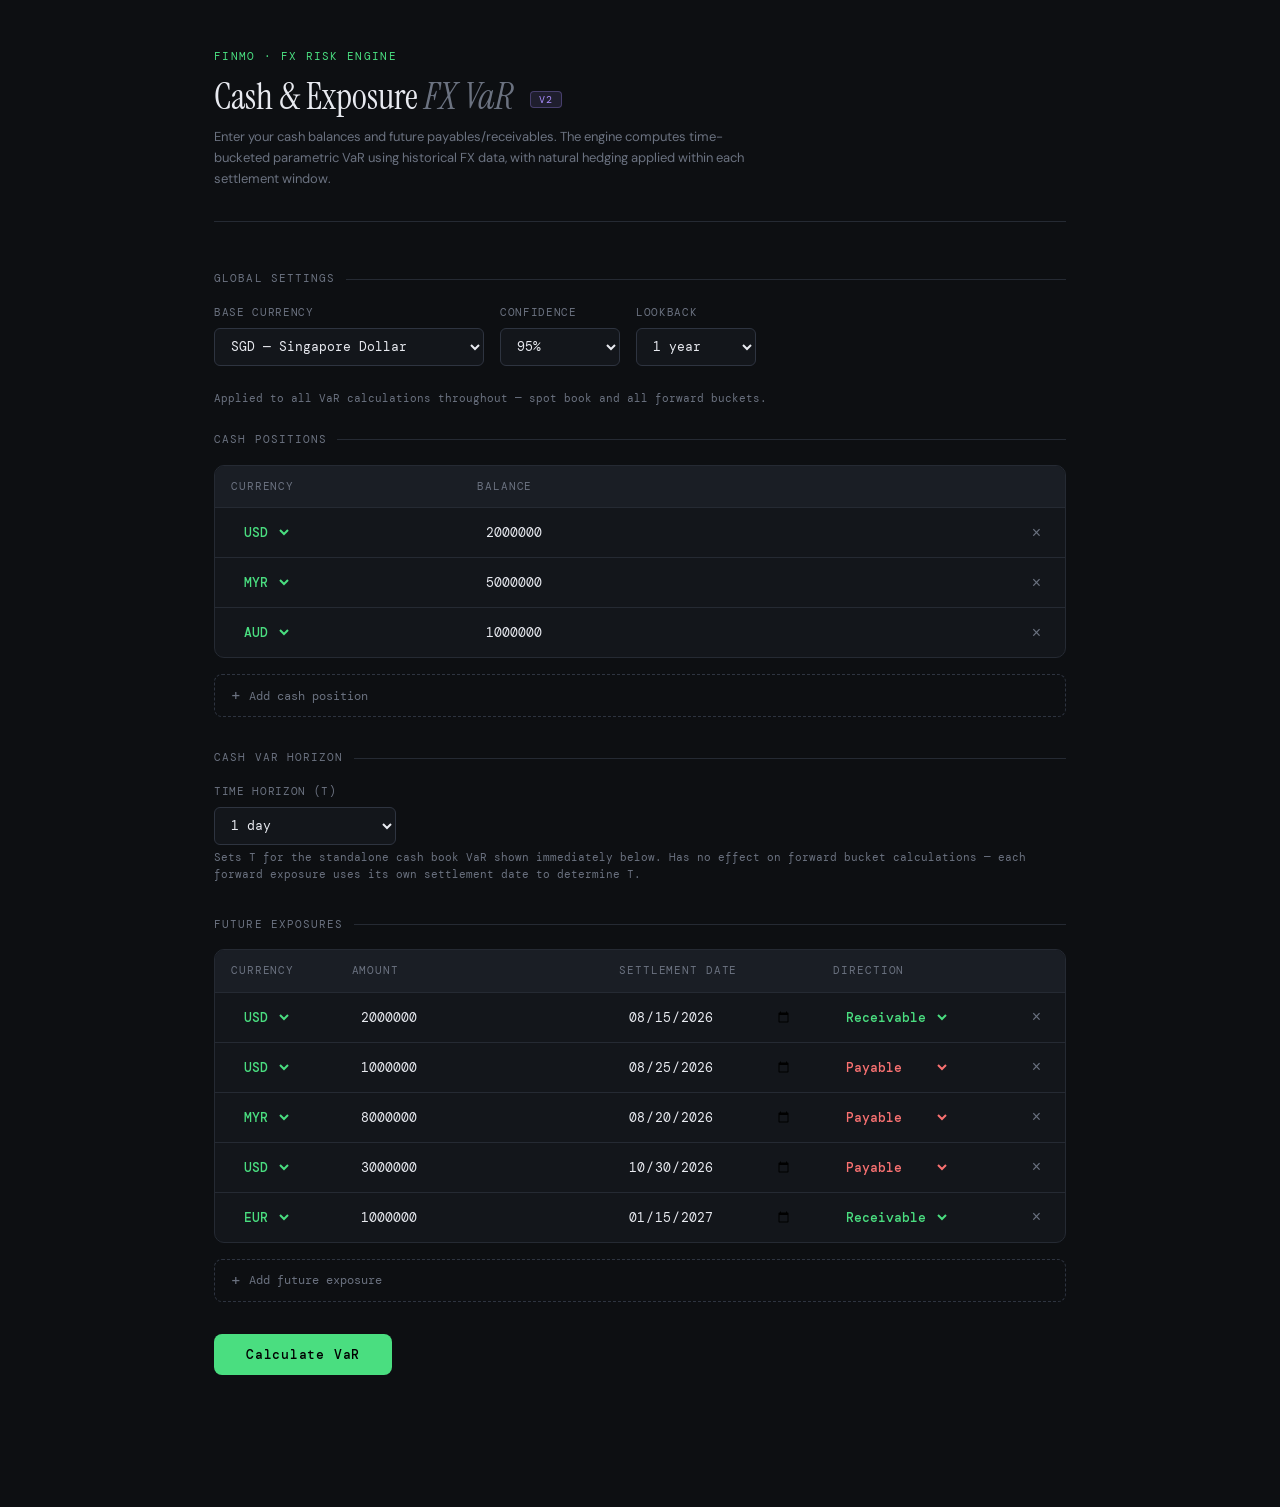
<file: templates/index.html>
<!DOCTYPE html>
<html lang="en">
<head>
<meta charset="UTF-8">
<meta name="viewport" content="width=device-width, initial-scale=1.0">
<title>FX VaR V2 · Cash & Exposures</title>
<style>
  @import url('https://fonts.googleapis.com/css2?family=DM+Mono:wght@400;500&family=Instrument+Serif:ital@0;1&family=DM+Sans:wght@300;400;500&display=swap');

  :root {
    --bg:         #0d0f12;
    --surface:    #13161b;
    --surface2:   #1a1e25;
    --border:     #252a33;
    --border2:    #2e3440;
    --text:       #e8eaf0;
    --muted:      #6b7280;
    --accent:     #4ade80;
    --warn:       #fbbf24;
    --danger:     #f87171;
    --info:       #60a5fa;
    --hedge:      #a78bfa;   /* purple — natural hedge benefit */
    --mono:       'DM Mono', monospace;
    --serif:      'Instrument Serif', serif;
    --sans:       'DM Sans', sans-serif;
  }

  *, *::before, *::after { box-sizing: border-box; margin: 0; padding: 0; }

  body {
    background: var(--bg);
    color: var(--text);
    font-family: var(--sans);
    font-size: 14px;
    line-height: 1.6;
    min-height: 100vh;
  }

  .shell { max-width: 900px; margin: 0 auto; padding: 48px 24px 96px; }

  /* ── HEADER ── */
  header {
    margin-bottom: 48px;
    border-bottom: 1px solid var(--border);
    padding-bottom: 32px;
  }
  .header-label {
    font-family: var(--mono);
    font-size: 11px;
    letter-spacing: 0.12em;
    text-transform: uppercase;
    color: var(--accent);
    margin-bottom: 10px;
  }
  header h1 {
    font-family: var(--serif);
    font-size: 36px;
    font-weight: 400;
    line-height: 1.15;
  }
  header h1 em { font-style: italic; color: var(--muted); }
  .header-sub {
    margin-top: 10px;
    color: var(--muted);
    font-size: 13px;
    max-width: 560px;
  }
  .v2-badge {
    display: inline-block;
    background: rgba(167,139,250,0.12);
    border: 1px solid rgba(167,139,250,0.3);
    color: var(--hedge);
    font-family: var(--mono);
    font-size: 10px;
    letter-spacing: 0.1em;
    padding: 2px 8px;
    border-radius: 4px;
    vertical-align: middle;
    margin-left: 10px;
  }

  /* ── SECTION TITLES ── */
  .section-title {
    font-family: var(--mono);
    font-size: 11px;
    letter-spacing: 0.1em;
    text-transform: uppercase;
    color: var(--muted);
    margin-bottom: 16px;
    display: flex;
    align-items: center;
    gap: 10px;
  }
  .section-title::after {
    content: '';
    flex: 1;
    height: 1px;
    background: var(--border);
  }

  /* ── CONFIG STRIP ── */
  .config-strip {
    display: flex;
    gap: 16px;
    margin-bottom: 32px;
    align-items: flex-end;
    flex-wrap: wrap;
  }
  .config-field {
    display: flex;
    flex-direction: column;
    gap: 6px;
  }
  .config-field label {
    font-family: var(--mono);
    font-size: 11px;
    color: var(--muted);
    letter-spacing: 0.06em;
    text-transform: uppercase;
  }
  .config-field select {
    background: var(--surface);
    border: 1px solid var(--border2);
    color: var(--text);
    font-family: var(--mono);
    font-size: 13px;
    padding: 8px 12px;
    border-radius: 6px;
    outline: none;
    height: 38px;
    min-width: 120px;
    cursor: pointer;
    transition: border-color 0.15s;
  }
  .config-field select:focus { border-color: var(--accent); }

  /* ── TABLES (cash + exposures) ── */
  .table-wrapper {
    background: var(--surface);
    border: 1px solid var(--border);
    border-radius: 10px;
    overflow: hidden;
    margin-bottom: 16px;
  }
  table { width: 100%; border-collapse: collapse; }
  thead th {
    font-family: var(--mono);
    font-size: 11px;
    letter-spacing: 0.08em;
    text-transform: uppercase;
    color: var(--muted);
    padding: 12px 16px;
    text-align: left;
    background: var(--surface2);
    border-bottom: 1px solid var(--border);
    font-weight: 400;
  }
  tbody tr {
    border-bottom: 1px solid var(--border);
    transition: background 0.1s;
  }
  tbody tr:last-child { border-bottom: none; }
  tbody tr:hover { background: var(--surface2); }
  tbody td { padding: 10px 16px; vertical-align: middle; }

  .cell-input {
    background: transparent;
    border: 1px solid transparent;
    color: var(--text);
    font-family: var(--mono);
    font-size: 13px;
    padding: 4px 8px;
    border-radius: 4px;
    outline: none;
    width: 100%;
    transition: border-color 0.15s, background 0.15s;
  }
  .cell-input:focus {
    border-color: var(--border2);
    background: var(--surface2);
  }
  .cell-input[type="date"] { cursor: pointer; }

  .cell-select {
    background: transparent;
    border: 1px solid transparent;
    color: var(--accent);
    font-family: var(--mono);
    font-size: 13px;
    padding: 4px 8px;
    border-radius: 4px;
    outline: none;
    cursor: pointer;
    font-weight: 500;
  }
  .cell-select.direction-payable  { color: var(--danger); }
  .cell-select.direction-recv     { color: var(--accent); }

  .remove-btn {
    background: none;
    border: none;
    color: var(--muted);
    cursor: pointer;
    font-size: 16px;
    padding: 4px 8px;
    border-radius: 4px;
    transition: color 0.15s, background 0.15s;
    line-height: 1;
  }
  .remove-btn:hover { color: var(--danger); background: rgba(248,113,113,0.08); }

  /* ── ADD ROW BUTTONS ── */
  .add-row-btn {
    display: flex;
    align-items: center;
    gap: 8px;
    background: none;
    border: 1px dashed var(--border2);
    color: var(--muted);
    font-family: var(--mono);
    font-size: 12px;
    padding: 10px 16px;
    border-radius: 8px;
    cursor: pointer;
    width: 100%;
    transition: color 0.15s, border-color 0.15s;
    margin-bottom: 32px;
  }
  .add-row-btn:hover { color: var(--accent); border-color: var(--accent); }

  /* ── CALCULATE ── */
  .calc-btn {
    background: var(--accent);
    color: #000;
    font-family: var(--mono);
    font-size: 13px;
    font-weight: 500;
    letter-spacing: 0.06em;
    padding: 12px 32px;
    border: none;
    border-radius: 8px;
    cursor: pointer;
    transition: opacity 0.15s, transform 0.1s;
    display: block;
  }
  .calc-btn:hover   { opacity: 0.88; }
  .calc-btn:active  { transform: scale(0.98); }
  .calc-btn:disabled { opacity: 0.4; cursor: not-allowed; }

  .status-bar {
    margin-top: 16px;
    font-family: var(--mono);
    font-size: 12px;
    color: var(--muted);
    min-height: 20px;
    display: flex;
    align-items: center;
    gap: 8px;
  }
  .spinner {
    width: 12px; height: 12px;
    border: 2px solid var(--border2);
    border-top-color: var(--accent);
    border-radius: 50%;
    animation: spin 0.7s linear infinite;
    display: none;
  }
  @keyframes spin { to { transform: rotate(360deg); } }

  .error-box {
    padding: 12px 16px;
    background: rgba(248,113,113,0.06);
    border: 1px solid rgba(248,113,113,0.2);
    border-radius: 8px;
    color: var(--danger);
    font-size: 12px;
    margin-top: 16px;
    display: none;
  }

  /* ── RESULTS ── */
  #results {
    margin-top: 48px;
    display: none;
    animation: fadeUp 0.4s ease both;
  }
  @keyframes fadeUp {
    from { opacity: 0; transform: translateY(12px); }
    to   { opacity: 1; transform: translateY(0); }
  }

  /* ── SPOT VaR CARD ── */
  .var-card {
    background: var(--surface);
    border: 1px solid var(--border);
    border-radius: 12px;
    padding: 28px;
    margin-bottom: 16px;
    position: relative;
    overflow: hidden;
  }
  .var-card::before {
    content: '';
    position: absolute;
    top: 0; left: 0; right: 0;
    height: 2px;
    background: linear-gradient(90deg, var(--accent), transparent);
  }
  .var-card-label {
    font-family: var(--mono);
    font-size: 11px;
    letter-spacing: 0.1em;
    text-transform: uppercase;
    color: var(--muted);
    margin-bottom: 8px;
  }
  .var-headline {
    font-family: var(--serif);
    font-size: 48px;
    font-weight: 400;
    color: var(--accent);
    line-height: 1;
  }
  .var-headline .ccy { font-size: 22px; color: var(--muted); margin-right: 6px; }
  .var-subtext {
    margin-top: 10px;
    color: var(--muted);
    font-size: 13px;
    max-width: 500px;
  }
  .var-subtext strong { color: var(--text); }

  /* risk badge */
  .risk-badge {
    display: inline-flex;
    align-items: center;
    gap: 6px;
    padding: 4px 12px;
    border-radius: 20px;
    font-family: var(--mono);
    font-size: 11px;
    font-weight: 500;
    letter-spacing: 0.08em;
    text-transform: uppercase;
    margin-top: 14px;
  }
  .risk-badge.low    { background: rgba(74,222,128,0.1);  color: var(--accent); border: 1px solid rgba(74,222,128,0.2); }
  .risk-badge.medium { background: rgba(251,191,36,0.1);  color: var(--warn);   border: 1px solid rgba(251,191,36,0.2); }
  .risk-badge.high   { background: rgba(248,113,113,0.1); color: var(--danger); border: 1px solid rgba(248,113,113,0.2); }
  .risk-dot { width: 6px; height: 6px; border-radius: 50%; background: currentColor; }

  /* warn box */
  .warn-box {
    padding: 12px 16px;
    background: rgba(251,191,36,0.06);
    border: 1px solid rgba(251,191,36,0.2);
    border-radius: 8px;
    color: var(--warn);
    font-size: 12px;
    margin-top: 12px;
    line-height: 1.6;
    display: none;
  }

  /* cash breakdown rows */
  .breakdown-grid { display: grid; gap: 10px; }
  .breakdown-row {
    background: var(--surface);
    border: 1px solid var(--border);
    border-radius: 8px;
    padding: 14px 18px;
    display: grid;
    grid-template-columns: 72px 1fr 1fr 1fr 150px;
    align-items: center;
    gap: 12px;
    transition: border-color 0.15s;
  }
  .breakdown-row:hover { border-color: var(--border2); }
  .bd-ccy   { font-family: var(--mono); font-size: 14px; font-weight: 500; color: var(--accent); }
  .bd-label { font-family: var(--mono); font-size: 10px; color: var(--muted); text-transform: uppercase; letter-spacing: 0.06em; margin-bottom: 2px; }
  .bd-value { font-family: var(--mono); font-size: 13px; color: var(--text); }
  .bd-var   { font-family: var(--mono); font-size: 14px; color: var(--warn); font-weight: 500; }
  .bd-bar-wrap { height: 4px; background: var(--border); border-radius: 2px; overflow: hidden; margin-top: 4px; }
  .bd-bar-fill { height: 100%; background: var(--warn); border-radius: 2px; transition: width 0.6s ease; }

  /* ── FORWARD BUCKETS ── */
  .bucket-card {
    background: var(--surface);
    border: 1px solid var(--border);
    border-radius: 10px;
    overflow: hidden;
    margin-bottom: 14px;
  }
  .bucket-header {
    display: flex;
    justify-content: space-between;
    align-items: center;
    padding: 14px 18px;
    background: var(--surface2);
    border-bottom: 1px solid var(--border);
  }
  .bucket-header-left { display: flex; align-items: center; gap: 12px; }
  .bucket-num {
    font-family: var(--mono);
    font-size: 10px;
    background: var(--border2);
    color: var(--muted);
    padding: 2px 7px;
    border-radius: 4px;
    letter-spacing: 0.06em;
  }
  .bucket-label {
    font-family: var(--mono);
    font-size: 13px;
    color: var(--text);
    font-weight: 500;
  }
  .bucket-t {
    font-family: var(--mono);
    font-size: 11px;
    color: var(--muted);
  }
  .bucket-total {
    font-family: var(--mono);
    font-size: 13px;
    color: var(--warn);
    font-weight: 500;
  }
  .bucket-total-label {
    font-family: var(--mono);
    font-size: 10px;
    color: var(--muted);
    text-align: right;
    letter-spacing: 0.04em;
  }

  /* currency row within bucket */
  .ccy-row {
    padding: 14px 18px;
    border-bottom: 1px solid var(--border);
  }
  .ccy-row:last-child { border-bottom: none; }
  .ccy-row-top {
    display: grid;
    grid-template-columns: 72px 1fr 1fr 180px;
    align-items: center;
    gap: 12px;
  }
  .net-direction-badge {
    display: inline-flex;
    align-items: center;
    gap: 5px;
    padding: 2px 8px;
    border-radius: 4px;
    font-family: var(--mono);
    font-size: 10px;
    letter-spacing: 0.06em;
    font-weight: 500;
  }
  .net-direction-badge.long  { background: rgba(74,222,128,0.1);  color: var(--accent); }
  .net-direction-badge.short { background: rgba(248,113,113,0.1); color: var(--danger); }
  .net-direction-badge.flat  { background: rgba(107,114,128,0.1); color: var(--muted);  }

  /* natural hedge saving strip */
  .hedge-strip {
    margin-top: 10px;
    padding: 8px 12px;
    background: rgba(167,139,250,0.07);
    border: 1px solid rgba(167,139,250,0.18);
    border-radius: 6px;
    display: flex;
    align-items: center;
    gap: 10px;
    font-family: var(--mono);
    font-size: 11px;
    color: var(--hedge);
  }
  .hedge-strip .hedge-pct {
    background: rgba(167,139,250,0.15);
    padding: 1px 6px;
    border-radius: 3px;
    font-weight: 500;
  }

  /* attribution rows */
  .attribution {
    margin-top: 10px;
    border-top: 1px dashed var(--border2);
    padding-top: 10px;
  }
  .attr-label {
    font-family: var(--mono);
    font-size: 10px;
    color: var(--muted);
    text-transform: uppercase;
    letter-spacing: 0.06em;
    margin-bottom: 6px;
  }
  .attr-row {
    display: flex;
    align-items: center;
    gap: 12px;
    padding: 4px 0;
    font-family: var(--mono);
    font-size: 12px;
  }
  .attr-arrow { font-size: 14px; width: 16px; flex-shrink: 0; }
  .attr-arrow.recv { color: var(--accent); }
  .attr-arrow.pay  { color: var(--danger); }
  .attr-dir   { color: var(--muted); min-width: 80px; }
  .attr-amt   { color: var(--text); min-width: 130px; }
  .attr-date  { color: var(--muted); min-width: 80px; }
  .attr-var   { color: var(--warn); margin-left: auto; }

  /* no-combined-total notice */
  .no-total-notice {
    margin-top: 16px;
    padding: 12px 16px;
    background: rgba(96,165,250,0.05);
    border: 1px solid rgba(96,165,250,0.15);
    border-radius: 8px;
    font-family: var(--mono);
    font-size: 11px;
    color: var(--info);
    line-height: 1.6;
  }

  /* ── NET CURRENCY SUMMARY ── */
  .net-summary-table {
    width: 100%;
    border-collapse: collapse;
    background: var(--surface);
    border: 1px solid var(--border);
    border-radius: 10px;
    overflow: hidden;
  }
  .net-summary-table thead th {
    font-family: var(--mono);
    font-size: 11px;
    letter-spacing: 0.07em;
    text-transform: uppercase;
    color: var(--muted);
    padding: 12px 16px;
    background: var(--surface2);
    border-bottom: 1px solid var(--border);
    text-align: right;
    font-weight: 400;
  }
  .net-summary-table thead th:first-child { text-align: left; }
  .net-summary-table tbody td {
    padding: 11px 16px;
    font-family: var(--mono);
    font-size: 12px;
    border-bottom: 1px solid var(--border);
    text-align: right;
  }
  .net-summary-table tbody tr:last-child td { border-bottom: none; }
  .net-summary-table tbody td:first-child { text-align: left; }
  .net-val-positive { color: var(--accent); }
  .net-val-negative { color: var(--danger); }
  .net-val-flat     { color: var(--muted);  }

  /* ── ASSUMPTIONS ── */
  .assumptions {
    margin-top: 24px;
    padding: 16px 20px;
    background: var(--surface);
    border: 1px solid var(--border);
    border-radius: 8px;
    font-size: 12px;
    color: var(--muted);
    line-height: 1.7;
  }
  .assumptions strong { color: var(--text); font-weight: 500; }

  /* fetch errors */
  .fetch-errors {
    padding: 12px 16px;
    background: rgba(248,113,113,0.06);
    border: 1px solid rgba(248,113,113,0.2);
    border-radius: 8px;
    color: var(--danger);
    font-size: 12px;
    margin-bottom: 16px;
    display: none;
  }

  @media (max-width: 640px) {
    .breakdown-row { grid-template-columns: 60px 1fr 1fr; }
    .ccy-row-top   { grid-template-columns: 60px 1fr 1fr; }
    .var-headline  { font-size: 36px; }
  }
</style>
</head>
<body>
<div class="shell">

  <!-- ── HEADER ── -->
  <header>
    <div class="header-label">Finmo · FX Risk Engine</div>
    <h1>Cash &amp; Exposure <em>FX VaR</em> <span class="v2-badge">V2</span></h1>
    <p class="header-sub">
      Enter your cash balances and future payables/receivables. The engine
      computes time-bucketed parametric VaR using historical FX data, with
      natural hedging applied within each settlement window.
    </p>
  </header>

  <!-- ── GLOBAL SETTINGS ── -->
  <div class="section-title">Global Settings</div>
  <div class="config-strip">
    <div class="config-field">
      <label>Base Currency</label>
      <select id="baseCcy">
        <option value="SGD" selected>SGD — Singapore Dollar</option>
        <option value="USD">USD — US Dollar</option>
        <option value="EUR">EUR — Euro</option>
        <option value="GBP">GBP — British Pound</option>
        <option value="JPY">JPY — Japanese Yen</option>
        <option value="CHF">CHF — Swiss Franc</option>
        <option value="AUD">AUD — Australian Dollar</option>
        <option value="CAD">CAD — Canadian Dollar</option>
        <option value="HKD">HKD — Hong Kong Dollar</option>
        <option value="MYR">MYR — Malaysian Ringgit</option>
        <option value="THB">THB — Thai Baht</option>
        <option value="IDR">IDR — Indonesian Rupiah</option>
        <option value="INR">INR — Indian Rupee</option>
        <option value="AED">AED — UAE Dirham</option>
        <option value="TRY">TRY — Turkish Lira (testing)</option>
      </select>
    </div>
    <div class="config-field">
      <label>Confidence</label>
      <select id="confidence">
        <option value="0.95" selected>95%</option>
        <option value="0.99">99%</option>
        <option value="0.90">90%</option>
      </select>
    </div>
    <div class="config-field">
      <label>Lookback</label>
      <select id="lookback">
        <option value="1y" selected>1 year</option>
        <option value="2y">2 years</option>
        <option value="6mo">6 months</option>
      </select>
    </div>
  </div>
  <div style="font-family:var(--mono);font-size:11px;color:var(--muted);
              margin-top:-8px;margin-bottom:24px">
    Applied to all VaR calculations throughout — spot book and all forward buckets.
  </div>

  <!-- ── CASH POSITIONS ── -->
  <div class="section-title">Cash Positions</div>
  <div class="table-wrapper">
    <table>
      <thead>
        <tr>
          <th>Currency</th>
          <th>Balance</th>
          <th style="width:48px"></th>
        </tr>
      </thead>
      <tbody id="cashBody"></tbody>
    </table>
  </div>
  <button class="add-row-btn" onclick="addCashRow()">
    <span style="font-size:16px">+</span> Add cash position
  </button>

  <!-- ── CASH VAR HORIZON — Section 1 input only ── -->
  <div class="section-title" style="margin-top:32px">Cash VaR Horizon</div>
  <div class="config-strip" style="margin-bottom:4px">
    <div class="config-field">
      <label>Time Horizon (T)</label>
      <select id="cashHorizon">
        <option value="1" selected>1 day</option>
        <option value="5">5 days (1 week)</option>
        <option value="21">21 days (1 month)</option>
        <option value="30">30 days</option>
      </select>
    </div>
  </div>
  <div style="font-family:var(--mono);font-size:11px;color:var(--muted);margin-bottom:16px">
    Sets T for the standalone cash book VaR shown immediately below.
    Has no effect on forward bucket calculations — each forward exposure
    uses its own settlement date to determine T.
  </div>

  <!-- ── SECTION 1 RESULTS — right after its input ── -->
  <div id="results-s1" style="display:none">
    <div class="section-title" style="margin-top:0" id="spotSection">
      Section 1 — Spot Book Risk
    </div>
    <div class="var-card" id="spotCard" style="display:none">
      <div class="var-card-label">
        <span id="rCashHorizon"></span>-Day FX Value at Risk · Cash Positions ·
        <span id="rConfidence"></span> Confidence
      </div>
      <div class="var-headline">
        <span class="ccy" id="rBaseCcy"></span><span id="rSpotVaR"></span>
      </div>
      <p class="var-subtext" id="rSpotInterp"></p>
      <div class="risk-badge" id="rBadge">
        <div class="risk-dot"></div>
        <span id="rBadgeText"></span>
      </div>
      <div class="warn-box" id="rWarnBox"></div>
      <div id="rPortfolioNote" style="display:none;font-family:var(--mono);font-size:11px;
           color:var(--muted);margin-top:10px;padding:6px 10px;
           background:rgba(255,255,255,0.03);border-radius:4px;
           border:1px solid rgba(255,255,255,0.08);line-height:1.6">
      </div>
      <div id="rSpotCov" style="display:none"></div>
    </div>
    <div class="breakdown-grid" id="spotBreakdown"></div>
  </div>

  <!-- ── FUTURE EXPOSURES ── -->
  <div class="section-title" style="margin-top:32px">Future Exposures</div>
  <div class="table-wrapper">
    <table>
      <thead>
        <tr>
          <th>Currency</th>
          <th>Amount</th>
          <th>Settlement Date</th>
          <th>Direction</th>
          <th style="width:48px"></th>
        </tr>
      </thead>
      <tbody id="expBody"></tbody>
    </table>
  </div>
  <button class="add-row-btn" onclick="addExpRow()">
    <span style="font-size:16px">+</span> Add future exposure
  </button>

  <!-- ── CALCULATE ── -->
  <button class="calc-btn" id="calcBtn" onclick="calculate()">Calculate VaR</button>
  <div class="status-bar">
    <div class="spinner" id="spinner"></div>
    <span id="statusText"></span>
  </div>
  <div class="error-box" id="errorBox"></div>

  <!-- ── SECTION 2 RESULTS — after calculate button ── -->
  <div id="results-s2" style="display:none">

    <!-- Partial fetch errors -->
    <div class="fetch-errors" id="fetchErrors"></div>

    <!-- ── SECTION 2: UNIFIED BUCKETED RISK ── -->
    <div class="section-title" style="margin-top:32px" id="fwdSection">
      Section 2 — Unified Bucketed Risk
    </div>
    <div style="font-family:var(--mono);font-size:11px;color:var(--muted);margin-bottom:16px;line-height:1.6">
      Cash holdings (from Section 1) are treated as long positions in Bucket 1, where they net
      against same-currency near-term payables. Forward exposures sit in their natural bucket by
      settlement date. Within each bucket, positions in the same currency are netted first
      (natural hedge benefit), then the remaining net positions across currencies are combined
      using a covariance matrix (diversification benefit). Each bucket VaR uses its own time
      horizon T and cannot be summed across buckets.
    </div>
    <div id="bucketContainer"></div>
    <div class="no-total-notice" id="noTotalNotice" style="display:none">
      ⓘ  Cash positions appear in Bucket 1 as synthetic receivables and net
      against same-currency near-term obligations. No combined total across
      buckets — each bucket uses a different time horizon T. Each bucket VaR
      is meaningful and actionable within its own settlement window.
    </div>

    <!-- ── ASSUMPTIONS ── -->
    <div class="assumptions">
      <strong>Model — Full Parametric (Delta-Normal) VaR, V2.2/2.3</strong><br><br>
      <strong>Section 1 — Spot Book:</strong> Standalone VaR on cash holdings at user-specified
      T. σ_T = σ_annual × √(T/252); μ_T = μ_daily × T.
      VaR = E × (Z_α × σ_T − μ_T) for long positions (cash, receivables);
      VaR = E × (Z_α × σ_T + μ_T) for short positions (payables).<br><br>
      <strong>Section 2 — Unified Bucketed:</strong> Cash holdings are treated as long positions
      in Bucket 1, where they net against same-currency near-term payables. Forward exposures
      are bucketed by settlement date. Within each bucket and currency, receivables and payables
      are netted — the natural hedge benefit is the VaR saved by this netting vs treating each
      position independently. VaR is computed on the net notional using the bucket midpoint T.<br><br>
      <strong>Remaining limitations:</strong> Normality assumption understates fat tails for
      crashing currencies (TRY, ARS) — Monte Carlo with Student's t planned for V3.
      yfinance is an unofficial data source. No holiday calendar (Mon–Fri only).
      Bucket midpoint T approximates each exposure's actual settlement T.
    </div>

  </div><!-- /#results-s2 -->

</div><!-- /.shell -->

<script>
// =============================================================================
// SUPPORTED CURRENCIES
// =============================================================================
const CURRENCIES = [
  'USD','SGD','EUR','GBP','JPY','CHF','AUD','CAD','NZD','HKD',
  'MYR','THB','IDR','PHP','INR','CNH','KRW','TWD','AED','SAR',
  'TRY','ARS','BRL','ZAR','MXN'
];

// =============================================================================
// TABLE ROW MANAGEMENT — CASH POSITIONS
// =============================================================================
let cashId = 0;

function addCashRow(ccy = '', balance = '') {
  const tbody = document.getElementById('cashBody');
  const id    = cashId++;
  const opts  = CURRENCIES
    .map(c => `<option value="${c}" ${c === ccy ? 'selected' : ''}>${c}</option>`)
    .join('');
  const tr = document.createElement('tr');
  tr.id = `cash-${id}`;
  tr.innerHTML = `
    <td><select class="cell-select" id="cashCcy-${id}">${opts}</select></td>
    <td><input class="cell-input" id="cashBal-${id}" type="number"
         min="0" step="any" placeholder="e.g. 2000000" value="${balance}"></td>
    <td><button class="remove-btn" onclick="removeCash(${id})">×</button></td>
  `;
  tbody.appendChild(tr);
}

function removeCash(id) {
  document.getElementById(`cash-${id}`)?.remove();
}

// =============================================================================
// TABLE ROW MANAGEMENT — FUTURE EXPOSURES
// =============================================================================
let expId = 0;

function addExpRow(ccy = '', amount = '', date = '', dir = 'payable') {
  const tbody = document.getElementById('expBody');
  const id    = expId++;
  const opts  = CURRENCIES
    .map(c => `<option value="${c}" ${c === ccy ? 'selected' : ''}>${c}</option>`)
    .join('');
  const tr = document.createElement('tr');
  tr.id = `exp-${id}`;
  tr.innerHTML = `
    <td><select class="cell-select" id="expCcy-${id}">${opts}</select></td>
    <td><input class="cell-input" id="expAmt-${id}" type="number"
         min="0" step="any" placeholder="e.g. 5000000" value="${amount}"></td>
    <td><input class="cell-input" id="expDate-${id}" type="date"
         value="${date}" style="min-width:130px"></td>
    <td>
      <select class="cell-select direction-${dir}" id="expDir-${id}"
              onchange="updateDirStyle(this)">
        <option value="payable"    ${dir==='payable'    ? 'selected' : ''}>Payable</option>
        <option value="receivable" ${dir==='receivable' ? 'selected' : ''}>Receivable</option>
      </select>
    </td>
    <td><button class="remove-btn" onclick="removeExp(${expId-1})">×</button></td>
  `;
  tbody.appendChild(tr);
}

function removeExp(id) {
  document.getElementById(`exp-${id}`)?.remove();
}

// Update direction dropdown colour when changed
function updateDirStyle(sel) {
  sel.className = `cell-select direction-${sel.value}`;
}

// Seed defaults
addCashRow('USD',  '2000000');
addCashRow('MYR',  '5000000');
addCashRow('AUD',  '1000000');
addExpRow('USD',  '2000000', '2026-08-15', 'receivable');
addExpRow('USD',  '1000000', '2026-08-25', 'payable');
addExpRow('MYR',  '8000000', '2026-08-20', 'payable');
addExpRow('USD',  '3000000', '2026-10-30', 'payable');
addExpRow('EUR',  '1000000', '2027-01-15', 'receivable');

// =============================================================================
// CALCULATE — collect inputs, POST to Flask, render results
// =============================================================================
async function calculate() {
  const baseCcy     = document.getElementById('baseCcy').value;
  const confidence  = parseFloat(document.getElementById('confidence').value);
  const period      = document.getElementById('lookback').value;
  const cashHorizon = parseInt(document.getElementById('cashHorizon').value, 10);

  // Collect cash positions
  const cashPositions = [];
  for (const tr of document.getElementById('cashBody').querySelectorAll('tr')) {
    const id  = tr.id.replace('cash-', '');
    const ccy = document.getElementById(`cashCcy-${id}`)?.value;
    const bal = parseFloat(document.getElementById(`cashBal-${id}`)?.value);
    if (!ccy || isNaN(bal) || bal <= 0) continue;
    if (ccy === baseCcy) continue;
    cashPositions.push({ currency: ccy, balance: bal });
  }

  // Collect future exposures
  const exposures = [];
  for (const tr of document.getElementById('expBody').querySelectorAll('tr')) {
    const id   = tr.id.replace('exp-', '');
    const ccy  = document.getElementById(`expCcy-${id}`)?.value;
    const amt  = parseFloat(document.getElementById(`expAmt-${id}`)?.value);
    const dt   = document.getElementById(`expDate-${id}`)?.value;
    const dir  = document.getElementById(`expDir-${id}`)?.value;
    if (!ccy || isNaN(amt) || amt <= 0 || !dt) continue;
    if (ccy === baseCcy) continue;
    exposures.push({ currency: ccy, amount: amt, settlement_date: dt, direction: dir });
  }

  if (!cashPositions.length && !exposures.length) {
    showError('Please add at least one cash position or future exposure.');
    return;
  }

  setLoading(true);
  setStatus('Running V2 engine — fetching market data and computing VaR…');
  hideError();
  document.getElementById('results-s1').style.display = 'none';
  document.getElementById('results-s2').style.display = 'none';

  try {
    const resp = await fetch('/calculate', {
      method:  'POST',
      headers: { 'Content-Type': 'application/json' },
      body:    JSON.stringify({
        base_currency:  baseCcy,
        confidence,
        period,
        cash_horizon:   cashHorizon,
        cash_positions: cashPositions,
        exposures,
      }),
    });
    const result = await resp.json();
    if (!resp.ok || result.error) throw new Error(result.error || `HTTP ${resp.status}`);
    setLoading(false);
    setStatus('');
    renderResults(result);
  } catch (err) {
    setLoading(false);
    setStatus('');
    showError(`Error: ${err.message}`);
  }
}

// =============================================================================
// RENDER RESULTS
// =============================================================================
function renderResults(data) {
  const { base_ccy, confidence, cash_horizon,
          spot_risk, unified_buckets, gross_attribution } = data;

  // Collect all errors
  const allErrors = [
    ...(spot_risk?.errors || []).map(e => `Cash ${e.currency}: ${e.reason}`),
    ...(gross_attribution?.errors || []).map(e =>
      `${e.currency} (${e.settlement_date}): ${e.reason}`),
    ...(unified_buckets?.errors || []).map(e =>
      `${e.currency || ''} (${e.settlement_date || ''}): ${e.reason || ''}`),
  ];
  const fetchErrBox = document.getElementById('fetchErrors');
  if (allErrors.length) {
    fetchErrBox.style.display = 'block';
    fetchErrBox.innerHTML = '⚠ The following could not be fetched and are excluded:<br>'
      + allErrors.join('<br>');
  } else {
    fetchErrBox.style.display = 'none';
  }

  // ── Layer 1a: Spot risk ──────────────────────────────────────────────────
  const hasSpot = spot_risk?.positions?.length > 0;
  document.getElementById('spotCard').style.display = hasSpot ? 'block' : 'none';

  if (hasSpot) {
    document.getElementById('rCashHorizon').textContent = cash_horizon;
    document.getElementById('rConfidence').textContent  = `${Math.round(confidence * 100)}%`;
    document.getElementById('rBaseCcy').textContent     = base_ccy + ' ';

    // Fix 2: Show covariance-adjusted as the headline when available —
    // it's the more accurate number. Simple sum shown as reference below.
    const ben        = spot_risk.diversification_benefit || 0;
    const hasCov     = ben > 0.01 && spot_risk.total_var_cov != null;
    const headlineVar = hasCov ? spot_risk.total_var_cov : spot_risk.total_var;
    document.getElementById('rSpotVaR').textContent = fmt(headlineVar);

    const totalExp = spot_risk.positions.reduce((s, p) => s + p.exposure_base, 0);
    const pct = totalExp > 0 ? headlineVar / totalExp : 0;
    document.getElementById('rSpotInterp').innerHTML =
      `<strong>${Math.round(confidence*100)}%</strong> chance of losing no more than
       <strong>${base_ccy} ${fmt(headlineVar)}</strong> in
       <strong>${cash_horizon}</strong> trading day(s).
       Represents <strong>${(pct*100).toFixed(2)}%</strong> of
       ${base_ccy}-equivalent cash exposure.`;

    // Portfolio correlation note — explains why headline < sum of individual figures
    const noteEl = document.getElementById('rPortfolioNote');
    if (hasCov && spot_risk.positions.length > 1) {
      const simpleSum = spot_risk.total_var;
      noteEl.style.display = 'block';
      noteEl.innerHTML =
        `Individual figures show each currency's standalone risk in isolation. ` +
        `Portfolio total accounts for correlations between currencies — ` +
        `they don't all move against you simultaneously. ` +
        `Simple sum would be <strong>${base_ccy} ${fmt(simpleSum)}</strong>.`;
    } else {
      noteEl.style.display = 'none';
    }

    // Covariance runs silently — just use the adjusted number as the headline,
    // no UI explanation needed.
    const covEl = document.getElementById('rSpotCov');
    covEl.style.display = 'none';

    // Risk badge
    const sqrtT  = Math.sqrt(cash_horizon);
    const badge  = document.getElementById('rBadge');
    const btext  = document.getElementById('rBadgeText');
    badge.className = 'risk-badge';
    if      (pct < 0.005 * sqrtT) { badge.classList.add('low');    btext.textContent = 'Low Risk';    }
    else if (pct < 0.015 * sqrtT) { badge.classList.add('medium'); btext.textContent = 'Medium Risk'; }
    else                           { badge.classList.add('high');   btext.textContent = 'High Risk';   }

    // Warn box — Fix 3: expand drift explanation
    const warnBox  = document.getElementById('rWarnBox');
    const anyDrift = spot_risk.positions.some(p => p.drift_warning);
    const anyFloor = spot_risk.positions.some(p => p.var_was_floored);
    if (anyDrift || anyFloor) {
      warnBox.style.display = 'block';
      const parts = [];
      if (anyDrift) parts.push(
        '⚠ Significant drift detected on one or more currency pairs (annualised mean > ±10%). ' +
        'Drift is the historical daily mean return of the exchange rate — when a currency has been ' +
        'consistently trending (e.g. depreciating 8%/yr against your base), the VaR formula ' +
        'adjusts the expected loss accordingly using the full μ ≠ 0 formula. ' +
        'At longer horizons the drift term compounds and can dominate the volatility term. ' +
        'Be aware that past trend does not guarantee future direction — normality may also ' +
        'understate tail risk for strongly trending or crashing currencies.'
      );
      if (anyFloor) parts.push(
        '⚠ One or more positions had negative raw VaR (floored to 0). This means the historical ' +
        'drift in your favour (currency appreciating toward you) exceeds the downside volatility ' +
        'at this horizon. This does NOT mean zero risk — a sudden trend reversal is not captured.'
      );
      warnBox.innerHTML = parts.join('<br><br>');
    } else {
      warnBox.style.display = 'none';
    }

    // Per-position breakdown — Fix 3: drift label now includes tooltip context
    const grid = document.getElementById('spotBreakdown');
    grid.innerHTML = '';
    for (const p of spot_risk.positions) {
      const share = spot_risk.total_var > 0 ? (p.var / headlineVar * 100) : 0;
      const driftTitle = 'Drift = historical mean daily return of this exchange rate, annualised. ' +
        'When large, the VaR formula adjusts for the expected directional move.';
      const driftFlag = p.drift_warning
        ? `<span style="color:var(--warn);font-size:10px" title="${driftTitle}"> ⚠ drift ${(p.annualised_mean*100).toFixed(1)}%/yr — trending</span>`
        : `<span style="color:var(--muted);font-size:10px" title="${driftTitle}"> drift ${(p.annualised_mean*100).toFixed(2)}%/yr</span>`;
      const crossNote = p.used_cross_rate
        ? `<span style="color:var(--muted);font-size:10px;display:block">via USD cross-rate</span>` : '';
      const floorNote = p.var_was_floored
        ? `<span style="color:var(--warn);font-size:10px;display:block">Raw VaR: ${base_ccy} -${fmt(Math.abs(p.var_raw))} (floored to 0)</span>` : '';
      const row = document.createElement('div');
      row.className = 'breakdown-row';
      row.innerHTML = `
        <div class="bd-ccy">${p.currency}</div>
        <div><div class="bd-label">Balance</div>
             <div class="bd-value">${p.currency} ${fmtC(p.balance)}</div></div>
        <div><div class="bd-label">Spot Rate</div>
             <div class="bd-value">${p.spot_rate.toFixed(4)}${crossNote}</div></div>
        <div><div class="bd-label">Ann. Volatility</div>
             <div class="bd-value">${(p.annualised_vol*100).toFixed(2)}%${driftFlag}</div></div>
        <div><div class="bd-label">${cash_horizon}-Day VaR (${base_ccy})</div>
             <div class="bd-var">${base_ccy} ${fmt(p.var)}</div>
             <div class="bd-bar-wrap"><div class="bd-bar-fill" style="width:${share.toFixed(1)}%"></div></div>
             ${floorNote}</div>
      `;
      grid.appendChild(row);
    }
  }

  // ── Section 2: Unified Bucketed Risk ────────────────────────────────────
  const container = document.getElementById('bucketContainer');
  container.innerHTML = '';

  const hasBuckets = unified_buckets?.buckets?.length > 0;
  document.getElementById('noTotalNotice').style.display = hasBuckets ? 'block' : 'none';

  if (hasBuckets) {
    for (const bucket of unified_buckets.buckets) {
      const card = document.createElement('div');
      card.className = 'bucket-card';

      // Covariance runs silently — bucket_var is already the accurate figure
      const bvCov = bucket.bucket_var;

      // Fix 1: detect if this bucket contains cash positions
      const hasCashInBucket = bucket.currencies.some(c => c.positions.some(p => p.source === 'cash'));

      card.innerHTML = `
        <div class="bucket-header">
          <div class="bucket-header-left">
            <span class="bucket-num">B${bucket.bucket_num}</span>
            <span class="bucket-label">${bucket.bucket_label}</span>
            <span class="bucket-t">T = ${bucket.midpoint_days} trading days</span>
          </div>
          <div style="text-align:right">
            <div class="bucket-total-label">Bucket VaR</div>
            <div class="bucket-total">${base_ccy} ${fmt(bvCov)}</div>
          </div>
        </div>
        ${hasCashInBucket ? `
          <div style="font-family:var(--mono);font-size:10px;color:var(--muted);
               padding:6px 16px;border-bottom:1px solid rgba(255,255,255,0.06);
               background:rgba(255,255,255,0.02)">
            ↑ Your cash holdings appear here as synthetic long positions (T=10 days).
            They net against any same-currency near-term payables in this window.
            For standalone cash VaR at your chosen horizon, see Section 1 above.
          </div>` : ''}
      `;

      // Per-currency rows
      for (const ccy of bucket.currencies) {
        const dirClass = ccy.net_direction === 'long' ? 'long'
                       : ccy.net_direction === 'short' ? 'short' : 'flat';
        const dirLabel = ccy.net_direction === 'long'  ? 'NET LONG'
                       : ccy.net_direction === 'short' ? 'NET SHORT' : 'FLAT';
        const driftStr = ccy.drift_warning
          ? `<span style="color:var(--warn);font-size:10px"> ⚠ drift ${(ccy.annualised_mean*100).toFixed(1)}%/yr</span>` : '';
        const crossStr = ccy.used_cross_rate
          ? `<span style="color:var(--muted);font-size:10px"> [cross-rate]</span>` : '';
        const floorStr = ccy.var_was_floored
          ? `<span style="color:var(--warn);font-size:10px"> [floored from ${base_ccy} -${fmt(Math.abs(ccy.net_var_raw))}]</span>` : '';

        // Natural hedge strip
        let hedgeHtml = '';
        if (ccy.hedge_benefit > 0.01) {
          const pct = ccy.gross_var_at_bucket_t > 0
            ? (ccy.hedge_benefit / ccy.gross_var_at_bucket_t * 100).toFixed(1) : '0.0';
          hedgeHtml = `
            <div class="hedge-strip">
              ⬡ Natural hedge saved
              <strong>${base_ccy} ${fmt(ccy.hedge_benefit)}</strong>
              <span class="hedge-pct">${pct}%</span>
              of gross ${base_ccy} ${fmt(ccy.gross_var_at_bucket_t)}
            </div>`;
        }

        // Attribution — always shown, sorted by standalone VaR descending
        // so the biggest risk driver appears at the top
        const sortedPositions = [...ccy.positions].sort(
          (a, b) => b.standalone_var_at_bucket_t - a.standalone_var_at_bucket_t
        );
        const grossVar = ccy.gross_var_at_bucket_t || 1;
        const rows = sortedPositions.map(pos => {
          const isRecv  = pos.direction === 'receivable';
          const isCash  = pos.source === 'cash';
          const dateStr = isCash
            ? `<span style="color:var(--accent);font-size:10px">[cash holding]</span>`
            : pos.settlement_date;
          const share   = grossVar > 0
            ? (pos.standalone_var_at_bucket_t / grossVar * 100).toFixed(1) : 0;
          return `
            <div class="attr-row">
              <span class="attr-arrow ${isRecv ? 'recv' : 'pay'}">${isRecv ? '→' : '←'}</span>
              <span class="attr-dir">${isCash ? 'cash' : pos.direction}</span>
              <span class="attr-amt">${pos.currency} ${fmtC(pos.amount)}</span>
              <span class="attr-date">${dateStr}</span>
              <span class="attr-var">
                ${base_ccy} ${fmt(pos.standalone_var_at_bucket_t)}
                <div class="bd-bar-wrap" style="margin-top:3px">
                  <div class="bd-bar-fill" style="width:${share}%"></div>
                </div>
              </span>
            </div>`;
        }).join('');
        const attrHtml = `
          <div class="attribution">
            <div class="attr-label">Attribution at T=${bucket.midpoint_days} days — sorted by risk</div>
            ${rows}
          </div>`;

        const ccyRow = document.createElement('div');
        ccyRow.className = 'ccy-row';
        ccyRow.innerHTML = `
          <div class="ccy-row-top">
            <div class="bd-ccy">${ccy.currency}</div>
            <div>
              <span class="net-direction-badge ${dirClass}">${dirLabel}</span>
              <div class="bd-value" style="margin-top:4px">
                ${ccy.currency} ${fmtC(Math.abs(ccy.net_notional_foreign))}${crossStr}
              </div>
            </div>
            <div>
              <div class="bd-label">Spot · σ_annual</div>
              <div class="bd-value">${ccy.spot_rate.toFixed(4)}  
                ${(ccy.annualised_vol*100).toFixed(2)}%${driftStr}
              </div>
            </div>
            <div>
              <div class="bd-label">Net VaR (${base_ccy})</div>
              <div class="bd-var">${base_ccy} ${fmt(ccy.net_var)}${floorStr}</div>
            </div>
          </div>
          ${hedgeHtml}
          ${attrHtml}
        `;
        card.appendChild(ccyRow);
      }

      container.appendChild(card);
    }
  }

  document.getElementById('results-s1').style.display = 'block';
  document.getElementById('results-s2').style.display = 'block';
}

// =============================================================================
// UI HELPERS
// =============================================================================
function setLoading(on) {
  document.getElementById('spinner').style.display  = on ? 'block' : 'none';
  document.getElementById('calcBtn').disabled       = on;
}
function setStatus(msg) {
  document.getElementById('statusText').textContent = msg;
}
function showError(msg) {
  const el = document.getElementById('errorBox');
  el.textContent = msg; el.style.display = 'block';
}
function hideError() {
  document.getElementById('errorBox').style.display = 'none';
}
function fmt(n) {
  return n.toLocaleString('en-US', { minimumFractionDigits: 2, maximumFractionDigits: 2 });
}
function fmtC(n) {
  if (n >= 1e9) return (n/1e9).toFixed(2) + 'B';
  if (n >= 1e6) return (n/1e6).toFixed(2) + 'M';
  if (n >= 1e3) return (n/1e3).toFixed(1) + 'K';
  return n.toFixed(0);
}
</script>
</body>
</html>
</file>
